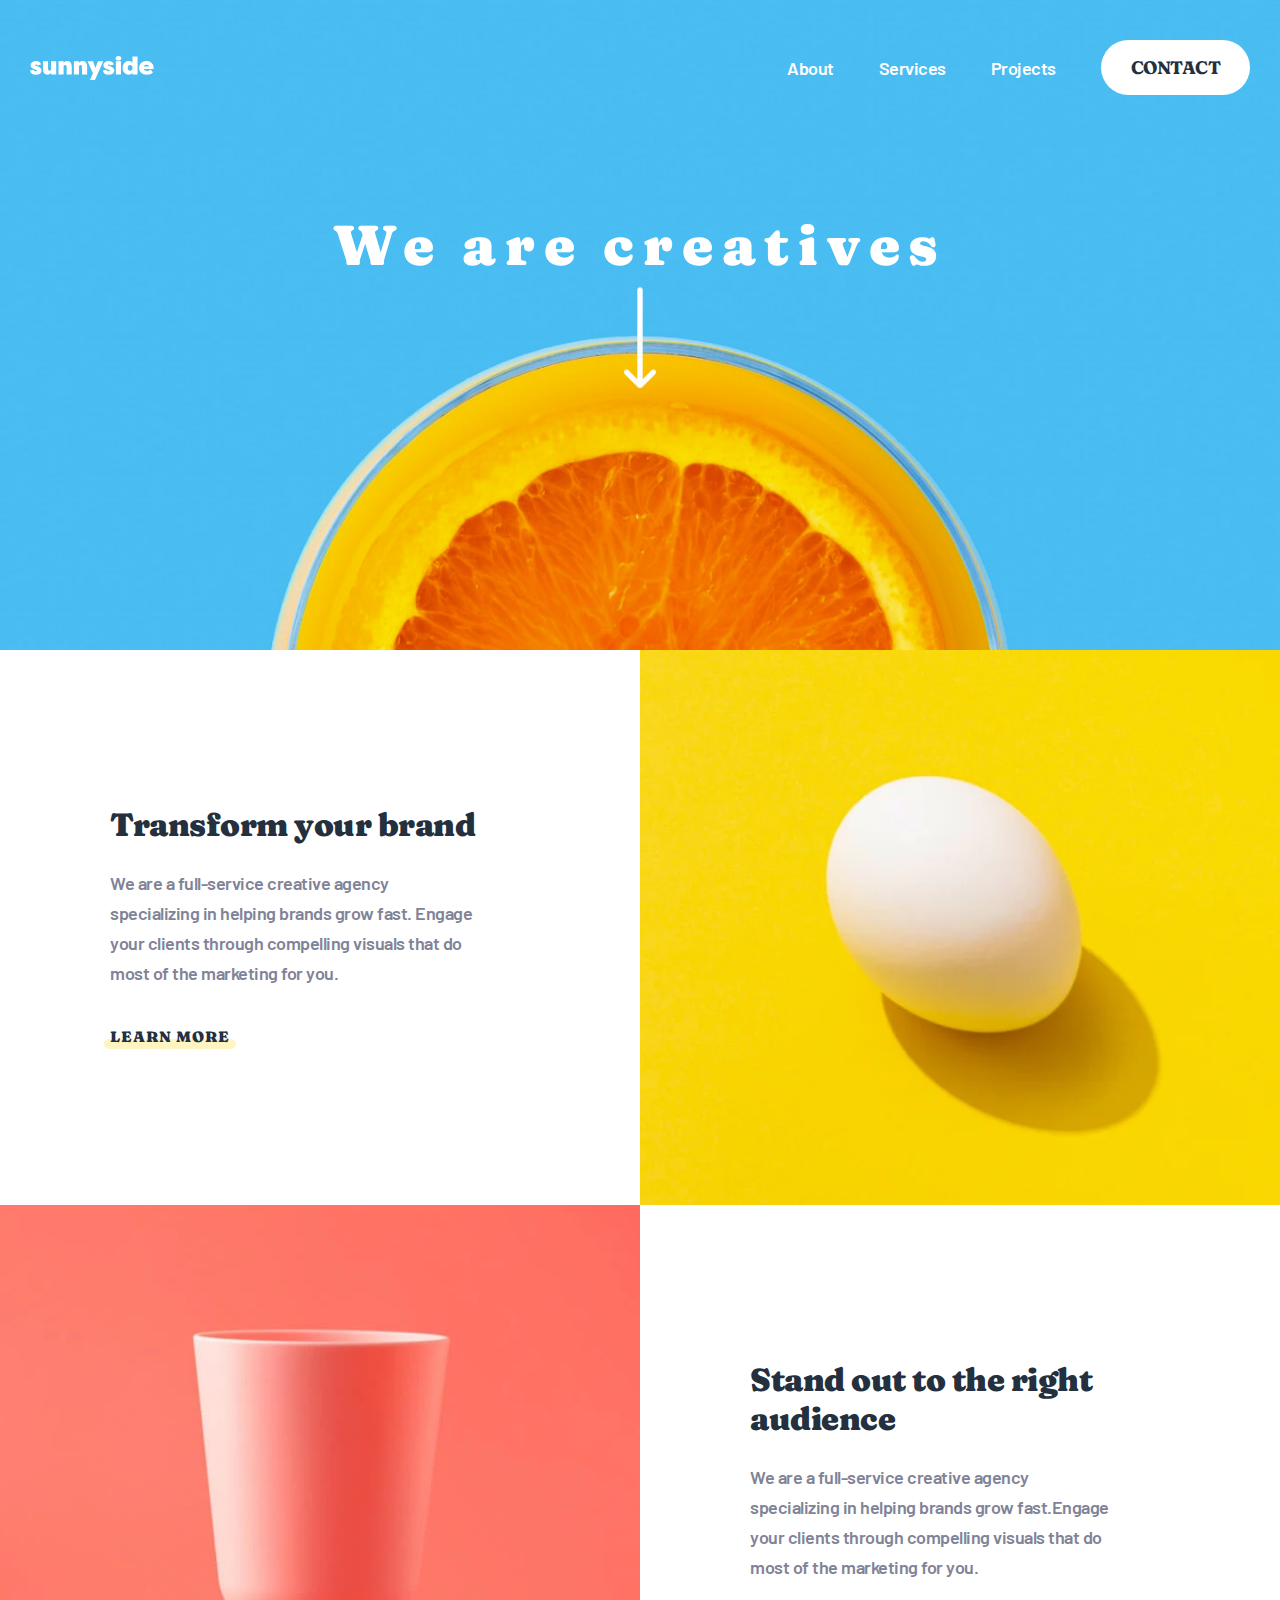
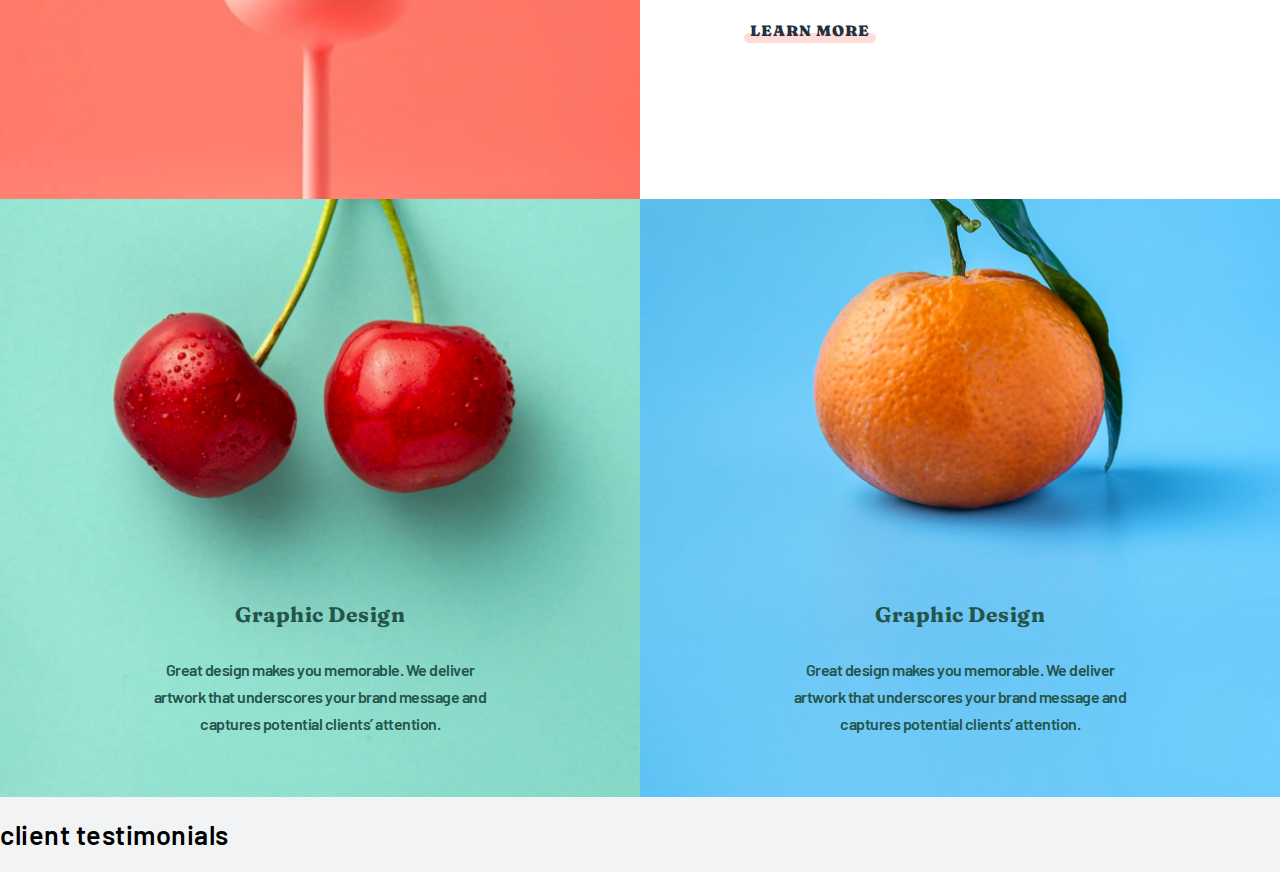
<file: index.html>
<!DOCTYPE html>
<html class="page" lang="en">
<head>
  <meta charset="UTF-8">
  <meta http-equiv="X-UA-Compatible" content="IE=edge">
  <meta name="viewport" content="width=device-width, initial-scale=1.0">
  <title>Home | Sunnyside</title>
  <link rel="stylesheet" href="css/normalize.min.css">
  <link rel="stylesheet" href="css/styles.css">
</head>
<body class="page__body">
  <div class="container page__container">

    <div class="top">
      <!-- SITE-HEADER -->
      <header class="site-header ">
        <a class="logo" href="index.html">
          <img class="logo__img" src="img/logo.svg" alt="logo of Sunnyside" width="124" height="24">
        </a>

        <button class="site-header__toggler" type="button"></button>

        <nav class="sitenav">
          <ul class="sitenav__list">
            <li class="sitenav__item">
              <a class="sitenav__link" href="about.html">About</a>
            </li>
            <li class="sitenav__item">
              <a class="sitenav__link" href="#">Services</a>
            </li>
            <li class="sitenav__item">
              <a class="sitenav__link" href="#">Projects</a>
            </li>
            <li class="sitenav__item">
              <a class="sitenav__link contact btn" href="#">contact</a>
            </li>
          </ul>
        </nav>
      </header>

      <!-- HERO -->
      <div class="hero">
        <h1 class="hero__heading">We are creatives</h1>
      </div>

    </div>


    <main class="page__main">
      <section class="features">
        <h2 class="visually-hidden">Features Sunnyside</h2>
        <ul class="features__list">
          <li class="features__item feature">

            <picture class="feature__picture">
              <source srcset="img/feature-egg-desktop.webp 1x, img/feature-egg-desktop@2x.webp 2x"
              media="(min-width: 1024px)" type="image/webp">

              <source srcset="img/feature-egg-desktop.jpg 1x, img/feature-egg-desktop@2x.jpg 2x"
              media="(min-width: 1024px)" type="image/jpg">

              <img class="feature__img" src="img/feature-egg.jpg" alt="feature egg" width="375" height="312"
              srcset="img/feature-egg.jpg 1x, img/feature-egg@2x.jpg 2x">
            </picture>
            <div class="feature__box">
              <h3 class="feature__heading">Transform your brand</h3>
              <p class="feature__info">We are a full-service creative agency specializing in helping brands grow fast. Engage your clients through compelling visuals that do most of the marketing for you.</p>
              <a class="feature__link" href="#">learn more</a>
            </div>
          </li>
          <li class="features__item feature">

            <picture class="feature__picture">

              <source srcset="img/water-desktop.webp 1x, img/water-desktop@2x.webp 2x"
              media="(min-width: 1024px)" type="image/webp">

              <source srcset="img/water-img.jpg 1x, img/water-img.jpg 2x" media="(min-wdith : 1024px)"
              type="image/jpg">

              <img class="feature__img" src="img/water-img.jpg" alt="feature egg" width="375" height="312"
              srcset="img/water-img.jpg 1x, img/water-img@2x.jpg 2x">
            </picture>

            <div class="feature__box">
              <h3 class="feature__heading">Stand out to the right audience</h3>
              <p class="feature__info">We are a full-service creative agency specializing in helping brands grow fast.Engage your clients through compelling visuals that do most of the marketing for you.</p>
              <a class="feature__link" href="#">learn more</a>
            </div>
          </li>
        </ul>
        <ul class="service__list">
          <li class="service__item service service-gd">
            <div class="service__box">
              <h3 class="service__heading">Graphic Design</h3>
              <p class="service__info">Great design makes you memorable. We deliver artwork that underscores your brand message and captures potential clients’ attention.</p>
            </div>
          </li>
          <li class="service__item service service-orange">
            <div class="service__box">
              <h3 class="service__heading">Graphic Design</h3>
              <p class="service__info">Great design makes you memorable. We deliver artwork that underscores your brand message and captures potential clients’ attention.</p>
              </div>
            </li>
          </ul>
        </section>

        <section class="feedback">
          <h2 class="feedback__heading">client testimonials</h2>

        </section>
      </main>

    </div>

    <script src="js/main.js"></script>
  </body>
  </html>
</file>
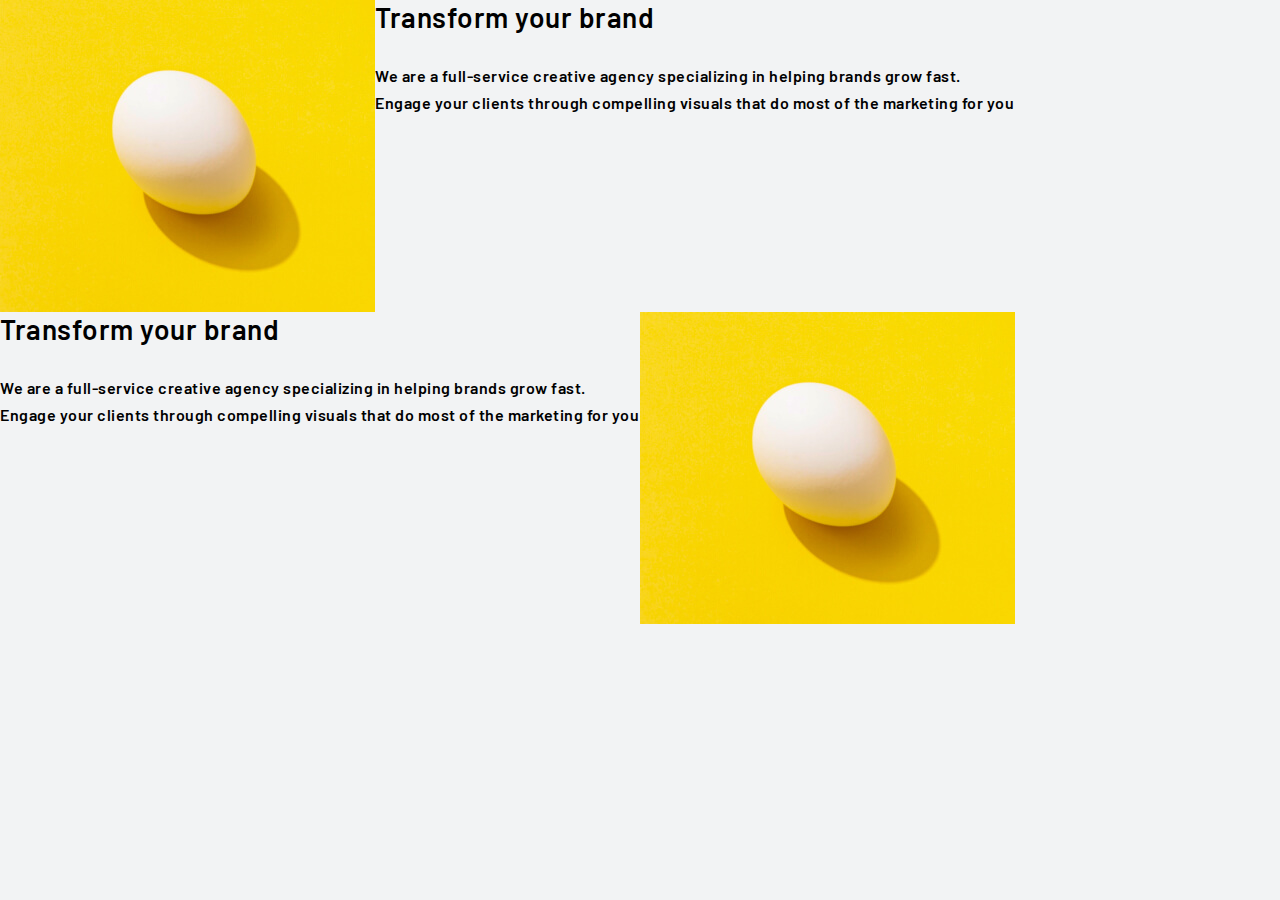
<file: about.html>
<!DOCTYPE html>
<html lang="en">
<head>
  <meta charset="UTF-8">
  <meta http-equiv="X-UA-Compatible" content="IE=edge">
  <meta name="viewport" content="width=device-width, initial-scale=1.0">
  <title>About</title>
  <link rel="stylesheet" href="css/styles.css">
</head>
<body>
  <div class="container">
    <ul class="product__list">
      <li class="product__item product">
        <picture>

          <source srcset="img/feature-egg.jpg 1x, img/feature-egg@2x.jpg"
          media="(min-width:1024px)">
          <img class="product__img" src="img/feature-egg.jpg" alt="egg" width="375" height="312">

        </picture>

        <div class="product__content">
          <h3 class="product__heading">Transform your brand</h3>
          <p class="product__info">We are a full-service creative agency specializing in helping brands grow fast. Engage your clients through compelling visuals that do most of the marketing for you </p>
        </div>
      </li>
      <li class="product__item product">
        <div class="product__content">
          <h3 class="product__heading">Transform your brand</h3>
          <p class="product__info">We are a full-service creative agency specializing in helping brands grow fast. Engage your clients through compelling visuals that do most of the marketing for you </p>
        </div>
        <picture>
          <source srcset="img/feature-egg.jpg 1x, img/feature-egg@2x.jpg" media="(min-width:1024px)">
          <img class="product__img" src="img/feature-egg.jpg" alt="egg" width="375" height="312">
        </picture>
      </li>
    </ul>
  </div>
</body>
</html>
</file>
<file: css/styles.css>
:root {
  --secondary-font: "Fraunces", "Times New Roman", serif;
  --main-font: "Barlow", "Arial", sans-serif;
  --color-dark : #24303E;
  --color-dark-grey: #5B636D;
  --color-grey : #808397;
  --color-light-green: #90D4C6;
  --color-dark-green : #458D7E;
  --color-white: #FFFCF8;

}

/* FONT FRAUNCES 900 700 BARLOW 600 */

@font-face {
  font-family: "Fraunces";
  src: url("../fonts/Fraunces9ptSoft-Bold.woff2") format("woff2"),
    url("../fonts/Fraunces9ptSoft-Bold.woff") format("woff");
  font-weight: bold;
  font-style: normal;
  font-display: swap;
}

@font-face {
  font-family: "Barlow";
  src: url("../fonts/Barlow-SemiBold.woff2") format("woff2"),
    url("../fonts/Barlow-SemiBold.woff") format("woff");
  font-weight: 600;
  font-style: normal;
  font-display: swap;
}

@font-face {
  font-family: "Fraunces";
  src: url("../fonts/Fraunces9ptSoft-Black.woff2") format("woff2"),
    url("../fonts/Fraunces9ptSoft-Black.woff") format("woff");
  font-weight: 900;
  font-style: normal;
  font-display: swap;
}


/* GENERAL */
html {
  box-sizing: border-box;
  height: 100%;
  scroll-behavior: smooth;
}

*,
*::before,
*::after {
  box-sizing: inherit;
}

body {
  display: flex;
  flex-direction: column;
  height: 100%;
  padding: 0;
  margin: 0;
  font-family: var(--main-font);
  font-size: 18px;
  line-height: 30px;
  letter-spacing: 0.5px;
  background-color: #f2f3f4;
}

img {
  max-width: 100%;
  height: auto;
}

.visually-hidden {
  position: absolute;
  width: 1px;
  height: 1px;
  margin: -1px;
  border: 0;
  padding: 0;
  clip: rect(0 0 0 0);
  overflow: hidden;
}

.page__container{
  flex-grow: 1;
}

/* CONTAINER */
.container {
  width: 100%;
  max-width: 1500px;
  padding-left: 0px;
  padding-right: 0px;
  margin-left: auto;
  margin-right: auto;
}

.container__mini{
  padding:  0  24px;
  margin-left: auto;
  margin-right: auto;
}

/* REUSABLE */

.btn{
  display: inline-block;
  padding: 15px 30px ;
  border-radius: 28px;
  font-family: var(--secondary-font);
  font-weight: 700;
  background-color: #fff;
  letter-spacing: -0.1px;
  transition: opacity 0.3s ease, background-color 0.3s ease;
  text-transform: uppercase;
}

.btn:active{
  opacity: 0.6;
}


/* MOBILE  */

/* MOBILE TOP */
.top{
  background-image: url("../img/top-bg.jpg");
  background-size: cover;
  background-position: center center;
  min-height: 540px;
}

/* MOBILE HEADER */
.site-header{
  position: relative;
  display: flex;
  justify-content: space-between;
  align-items: center;
  padding: 32px 24px 50px;
}

.logo{
  text-decoration: none;
  transition: oapcity 0.3s ease;
}

.logo:hover{
  opacity: 0.8;
}

.logo:active{
  opacity: 0.6;
}

.logo__img{
  display: block;
}

.site-header__toggler {
  width: 24px;
  height: 18px;
  border: none;
  background-color: transparent;
  background-repeat: no-repeat;
  background-image: url("../img/nav-burger.svg");
  cursor: pointer;
}

.sitenav{
  padding: 40px 80px;
  text-align: center;
  position: absolute;
  left: 24px;
  right: 24px;
  top: calc(100% + 12px);
  transform: translateY(-1200px);
  /* height: calc(100vh - 104px); */
  background-color: var(--color-white);
  transition: transform 0.5s ease;
}

.site-header--open .sitenav {
  transform: translateY(0px);
}



.sitenav::before{
  content: '';
  position: absolute;
  top: 0;
  right: 0;
  transform: translateY(-99%);
  z-index: 1;
  display: block;
  border: 12px solid var(--color-white);
  border-left-color:transparent ;
  border-top-color: transparent;
}

.sitenav__list {
  margin: 0;
  padding: 0;
  list-style: none;
}

.sitenav__item:not(:last-child) {
  margin-bottom: 32px;
}

.sitenav__link {
  display: inline-block;
  color: var(--color-grey);
  letter-spacing: -0.5px;
  font-weight: 600;
  font-size: 20px;
  line-height: 25px;
  text-decoration: none;
  transition: opacity 0.3s ease;
}

.sitenav__link:hover{
  opacity: 0.8;
}

.sitenav__link:active{
  opacity: 0.6;
}

.contact {
  font-family: var(--secondary-font);
  background-color: #FBD600;
  color: var(--color-dark);
}

.contact:hover {
  background-color: rgba(255, 255, 255, 0.25);
}

/* MOBILE HERO  */

.hero {
  padding-top: 35px;
  padding-bottom: 35px;
}

.hero__heading {
  margin: 0;
  text-align: center;
  font-family: var(--secondary-font);
  font-weight: 900;
  font-size: 40px;
  line-height: 49px;
  letter-spacing: 6.25px;
  color: #fff;
}

/* FEATURE MOBILE */


.features__list {
  margin: 0;
  padding: 0;
  list-style: none;
}

.features__item {
  background-color: #fff;
}

.feature {
  display: flex;
  flex-direction: column;
  text-align: center;
}

.feature__img{
  display: block;
  width: 100%;
}

.feature__box {
  padding: 64px 24px;

}

.feature__heading {
  margin: 0;
  margin-bottom: 24px;
  font-family: var(--secondary-font);
  font-weight: 900;
  font-size: 32px;
  line-height: 39px;
  letter-spacing: -0.5px;
  color: #24303E;
}

.feature__info {
  margin: 0;
  margin-bottom: 32px;
  font-weight: 600;
  font-size: 18px;
  line-height: 30px;
  letter-spacing: -0.5px;
  font-weight: 600;
  font-weight: 300;
  color: var(--color-grey);
}

.feature__link {
  z-index: 1;
  position: relative;
  font-weight: 900;
  font-size: 15px;
  line-height: 25px;
  text-transform: uppercase;
  color: var(--color-dark);
  letter-spacing: 1px;
  font-family: var(--secondary-font);
  text-decoration: none;

}

.feature__link::after{
  z-index: -1;
  content: '';
  position: absolute;
  top: 100%;
  transform: translateY(-70%);
  height: 10px;
  border-radius: 28px;
  width: 110%;
  left: -5%;
  right: -5%;
  transition: background-color 0.3s ease;
}

.features__item:nth-child(odd) .feature__link::after{
  background-color: rgba(250, 212, 0, 0.24);
}

.features__item:nth-child(2n) .feature__link::after{
  background-color: rgba(254, 120, 102, 0.26);
}

.features__item:nth-child(odd) .feature__link:hover::after{
  background-color: rgb(250, 212, 0 );
}

.features__item:nth-child(2n) .feature__link:hover:after {
  background-color: rgb(254, 120, 102);
}


.service__list {
  margin: 0;
  padding: 0;
  list-style: none;
  display: flex;
  flex-direction: column;
}

.service__item {
  padding: 400px 24px 60px;
  width: 100%;
}

.service {
  background-repeat: no-repeat;
  background-size: cover;
  background-position: center center;
}

.service-gd{
  background-image: url("../img/graphic-design.jpg");
  background-repeat: no-repeat;
  background-size: cover;
  background-position: center center;
}

.service-orange{
  background-image: url("../img/orange.jpg");
}

.service__box{
  min-width: 327px;
  text-align: center;
}

.service__heading {
  font-family: var(--secondary-font);
  margin: 0;
  margin-bottom: 27px;
  color: #24554A;
}

.service__info {
  margin: 0;
  font-weight: 600;
  font-size: 16px;
  line-height: 27px;
  letter-spacing: -0.5px;
  color: #24554A;

}







/* ==================== TABLET  ===================*/

@media only screen and (min-width: 768px) {
  .top{
    background-image: url("../img/top-bg-tablet.jpg");
    min-height: 580px;
  }

  .site-header{
    padding: 40px 30px;
  }

  .site-header__toggler{
    display: none;
  }

  .sitenav{
    padding: 0;
    position: static;
    transform: translateY(0);
    background-color: transparent;
    text-align-last: left;
  }

  .sitenav__list{
    display: flex;
    align-items: center;
  }

  .sitenav__item:not(:last-child){
    margin-right: 30px;
    margin-bottom: 0;
  }

  .sitenav::before{
    border: none;
  }

  .sitenav__link{
    color: #fff;
    font-size: 16px;
    font-weight: 600;

  }

  /* HERO TABLET */
  .hero{

  }

  .hero__heading{
    font-weight: 900;
    font-size: 52px;
    line-height: 55px;
    letter-spacing: 7.25px;
  }


  /* FEATURE TABLET */

  .feature{
    flex-direction: row;
  }

  .feature:nth-child(odd){
    flex-direction: row-reverse;
  }

  .feature {
    width: 100%;
  }



  .feature__box {
    width: 50%;
    text-align: left;
    padding: 30px;
  }

  .feature__picture {
    width: 50%;
  }

  .feature__img {
    width: 100%;
    display: block;
    object-fit: cover;
    height: 100%;
  }



  /* SERVICES */

  .service__list{
    flex-direction: row;
  }




  @media only screen and (-webkit-min-device-pixel-ratio: 2),
  only screen and (min--moz-device-pixel-ratio: 2),
  only screen and (-o-min-device-pixel-ratio: 2/1),
  only screen and (min-device-pixel-ratio: 2),
  only screen and (min-resolution: 192dpi),
  only screen and (min-resolution: 2dppx) {
    .top {
      background-image: url('../img/top-bg-tablet@2x.jpg');
    }
  }
}


@media only screen and (min-width: 1024px) {
  .top{
    background-image: url("../img/top-bg-desktop.jpg");
    min-height: 650px;
    background-size: cover;
  }

  .sitenav__item:not(:last-child){
    margin-right: 45px;
  }

  .sitenav__link{
    font-size: 18px;
  }

  .contact{
    background-color: #fff;
    color: var(--color-dark);
    transition: color 0.3s ease, background-color 0.3s;
  }

  .contact:hover{
    color: white;
    background-color: rgba(255, 255, 255, 0.25);
  }

  /* HERO DESKTOP */
  .hero{
    padding-top: 75px;
    padding-bottom: 75px;
  }

  .hero__heading{
    font-weight: 900;
    font-size: 56px;
    line-height: 69px;
    letter-spacing: 8.75px;
  }

  /*  FEATURE DESKTOP */



  .feature{
    width: 100%;
  }

  .feature__box{
    width: 50%;
    text-align:left;
    padding: 155px 165px 155px 110px;
  }

  .feature__box{
    width: 50%;
    flex-shrink: 0;
    flex-grow: 1;
  }

  .feature__picture{
    width: 50%;
  }
  .feature__img{
    width: 100%;
    display: block;
    object-fit: cover;
  }


  .service__list{
  }

  .service__box{
    width: 340px;
    margin-left: auto;
    margin-right: auto;
  }

  .service-gd{
    background-position: center  top;
  }

  .product__list {
    list-style: none;
    margin: 0;
    padding: 0;
  }

  .product__item {
    display: flex;
    width: 100%;
  }

  .product {}

  .product__img {
    width: 100%;
    display: block;
    flex-shrink: 0;
    object-fit: cover;
  }

  .product__content {
    width: 50%;
    flex-shrink: 0;
  }

  .product__picture{
    width: 50%;
  }

  .product__heading {
    margin: 0;
    margin-bottom: 27px;
    font-weight: 900;
    font-size: 28px;
    line-height: 35px;
  }

  .product__info {
    margin: 0;
    font-weight: 600;
    font-size: 16px;
    line-height: 27px;
  }


  @media only screen and (-webkit-min-device-pixel-ratio: 2),
  only screen and (min--moz-device-pixel-ratio: 2),
  only screen and (-o-min-device-pixel-ratio: 2/1),
  only screen and (min-device-pixel-ratio: 2),
  only screen and (min-resolution: 192dpi),
  only screen and (min-resolution: 2dppx) {
    .top {
      background-image: url('../img/top-bg-desktop@2x.jpg');
    }
  }
}
</file>
